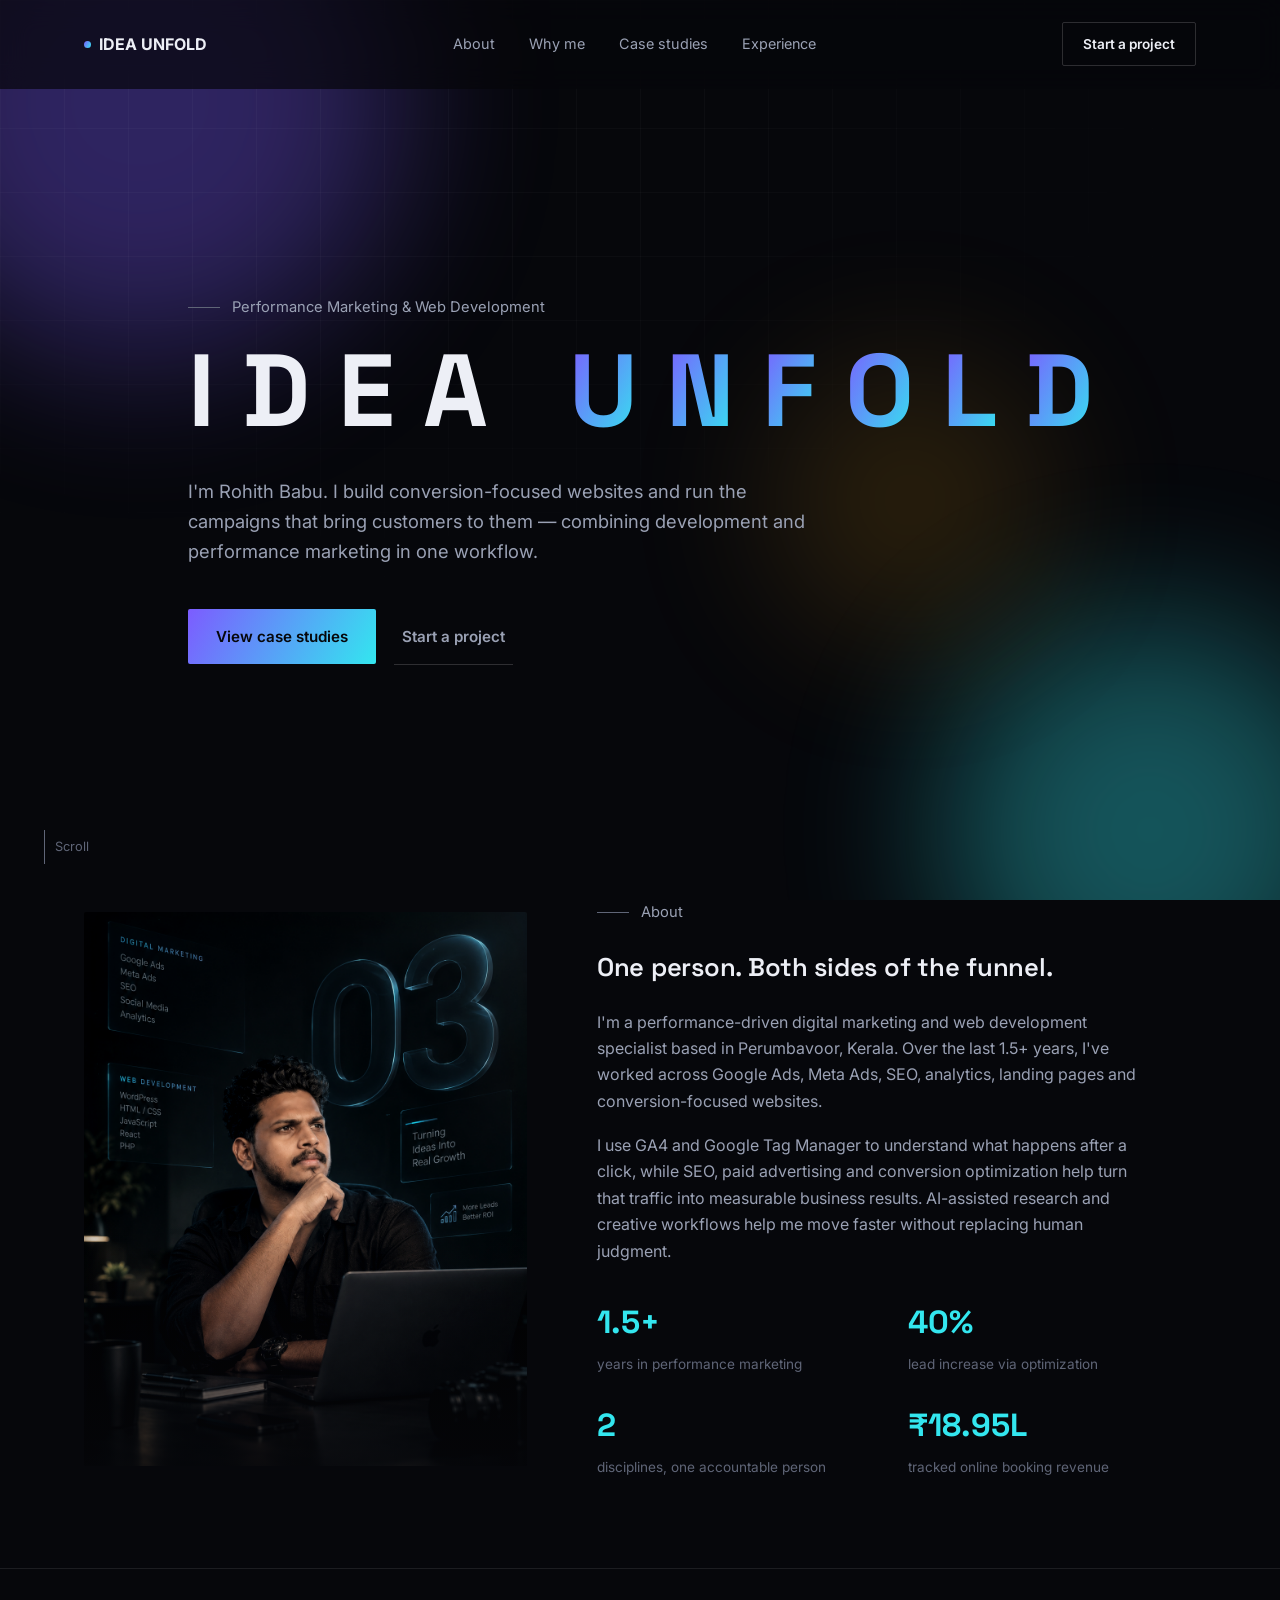
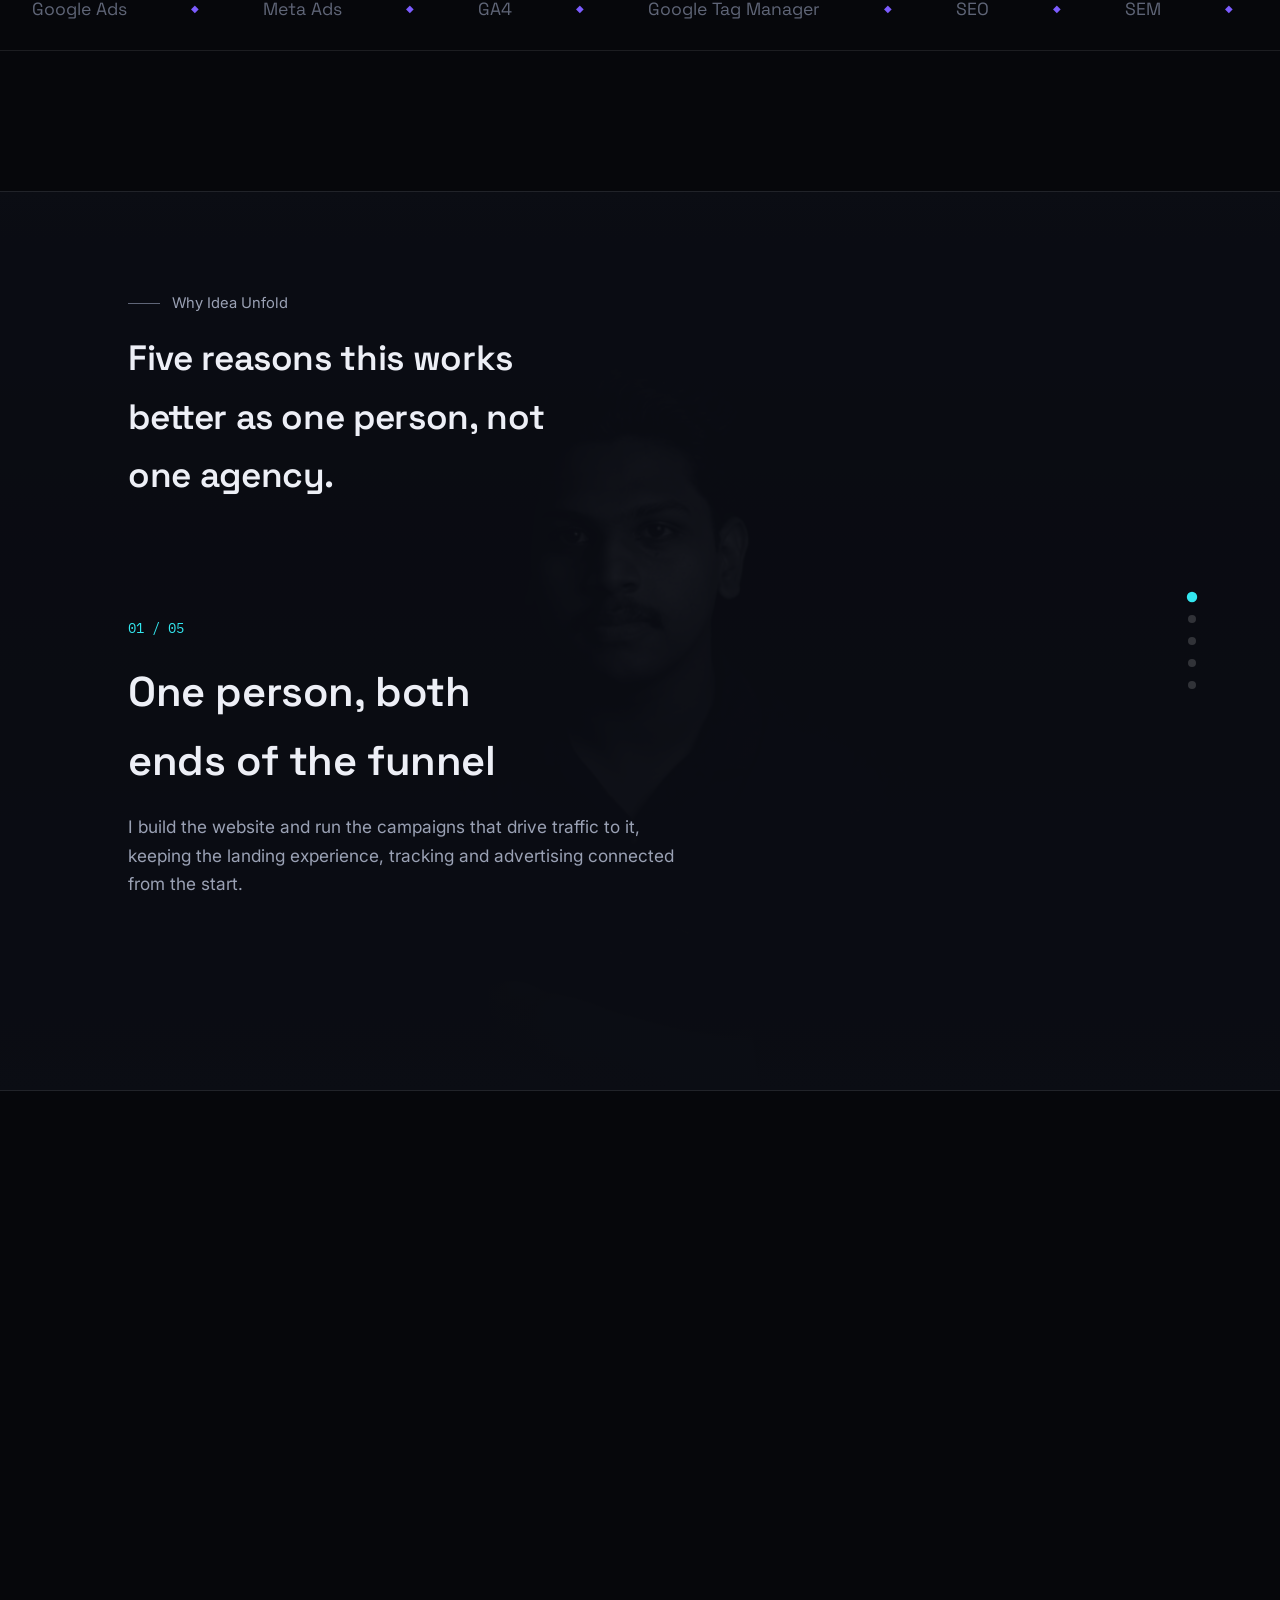
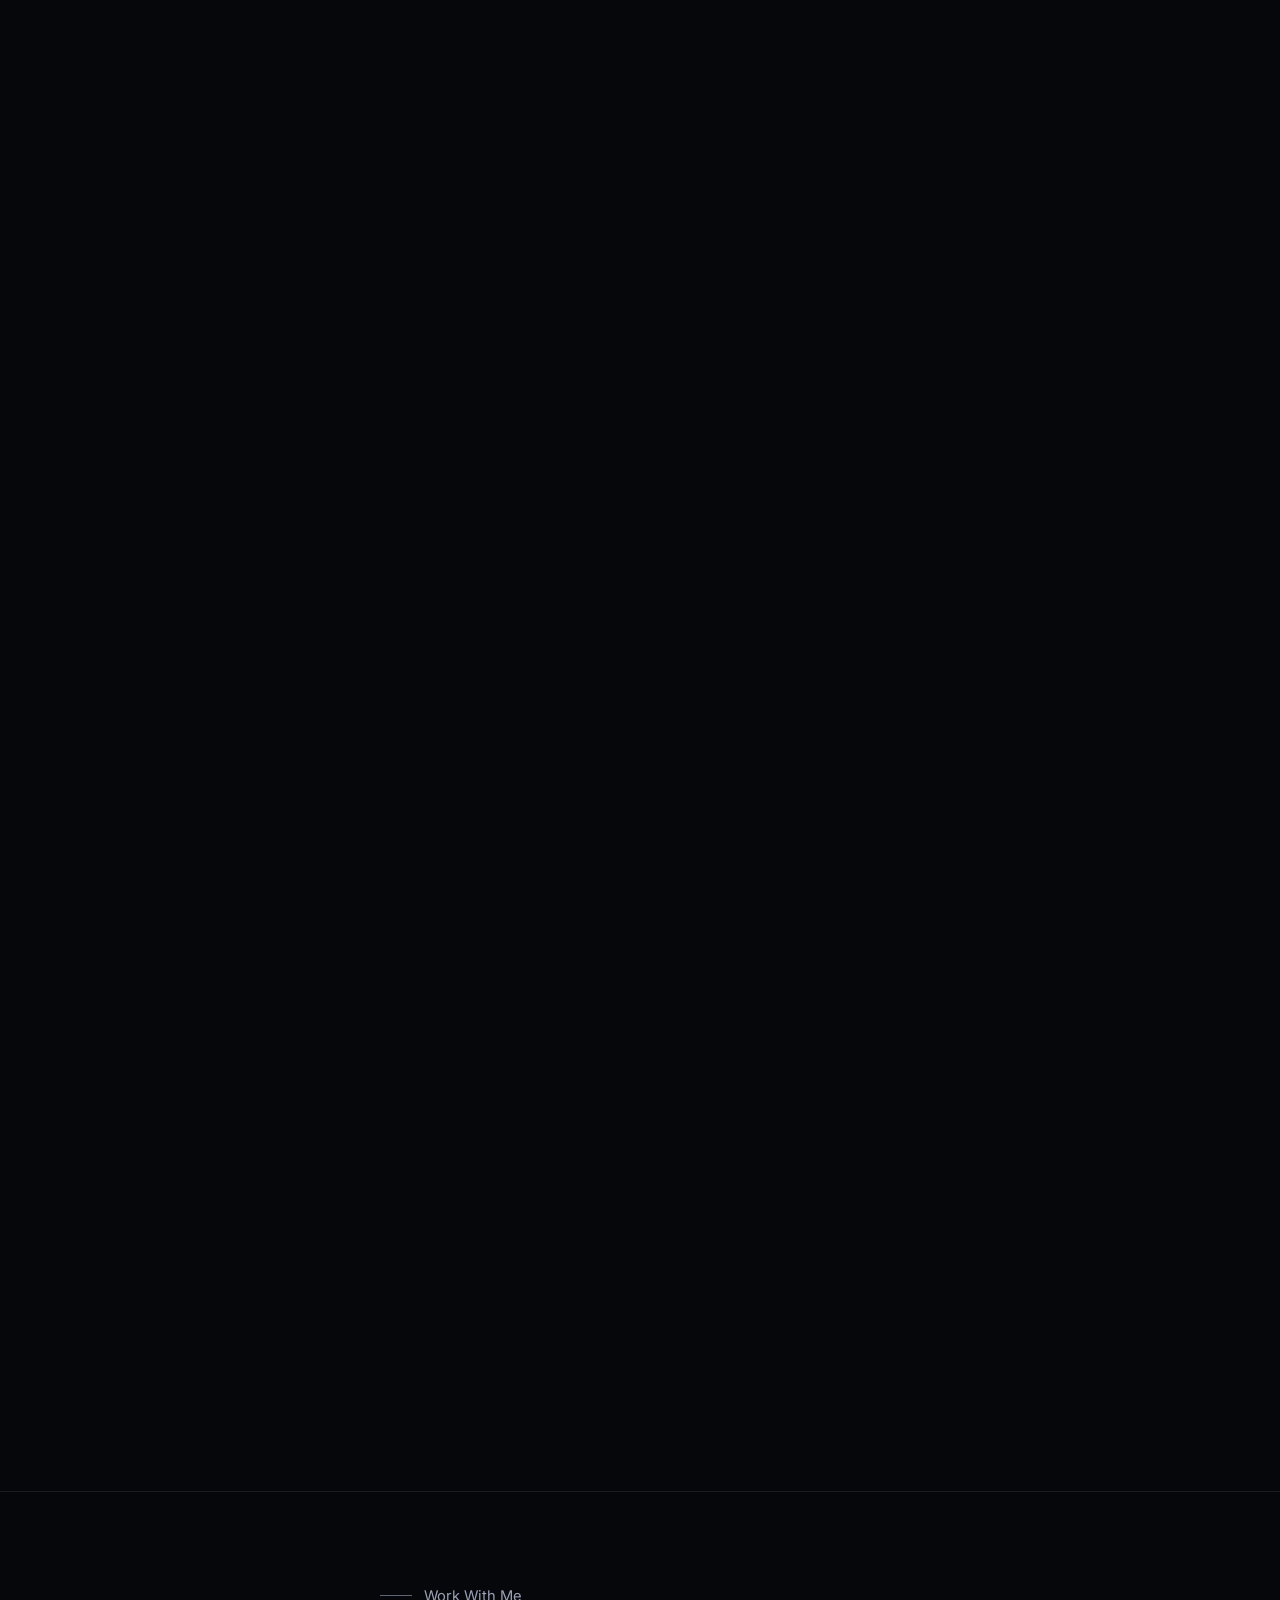
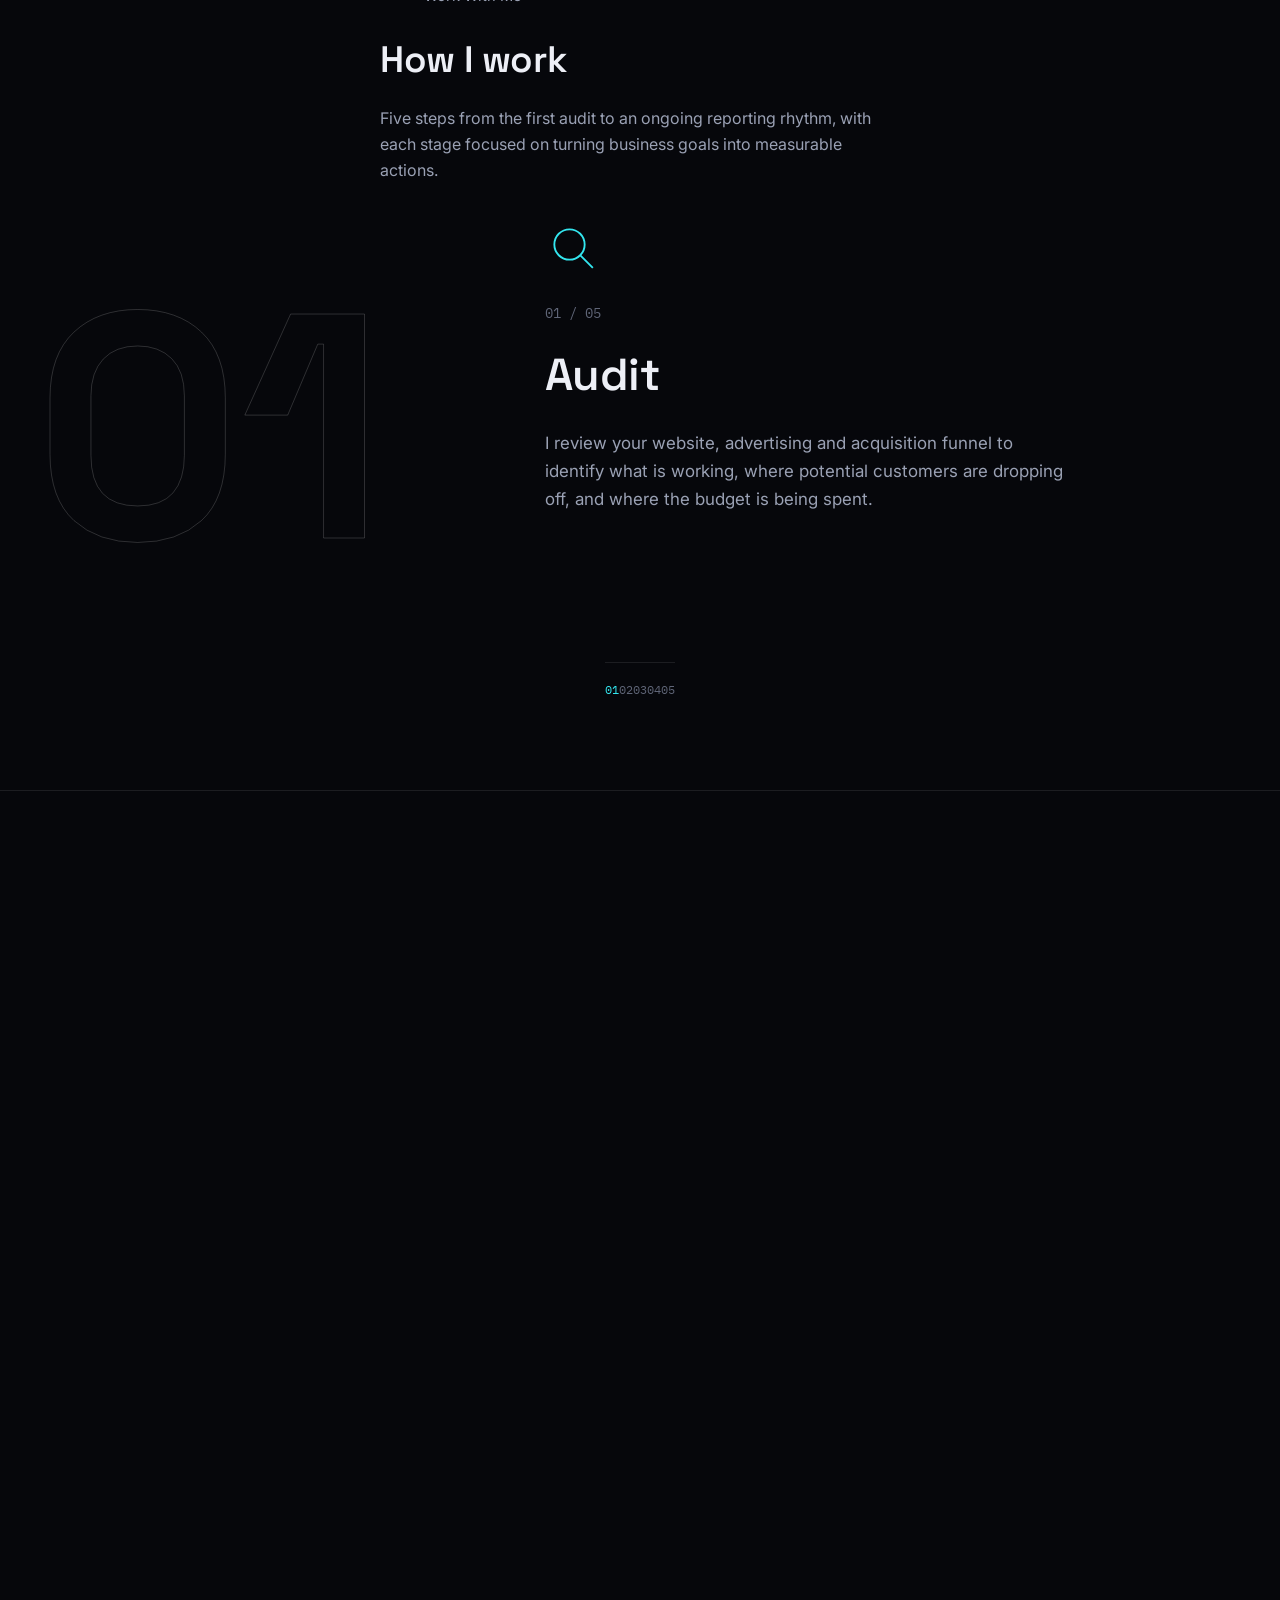
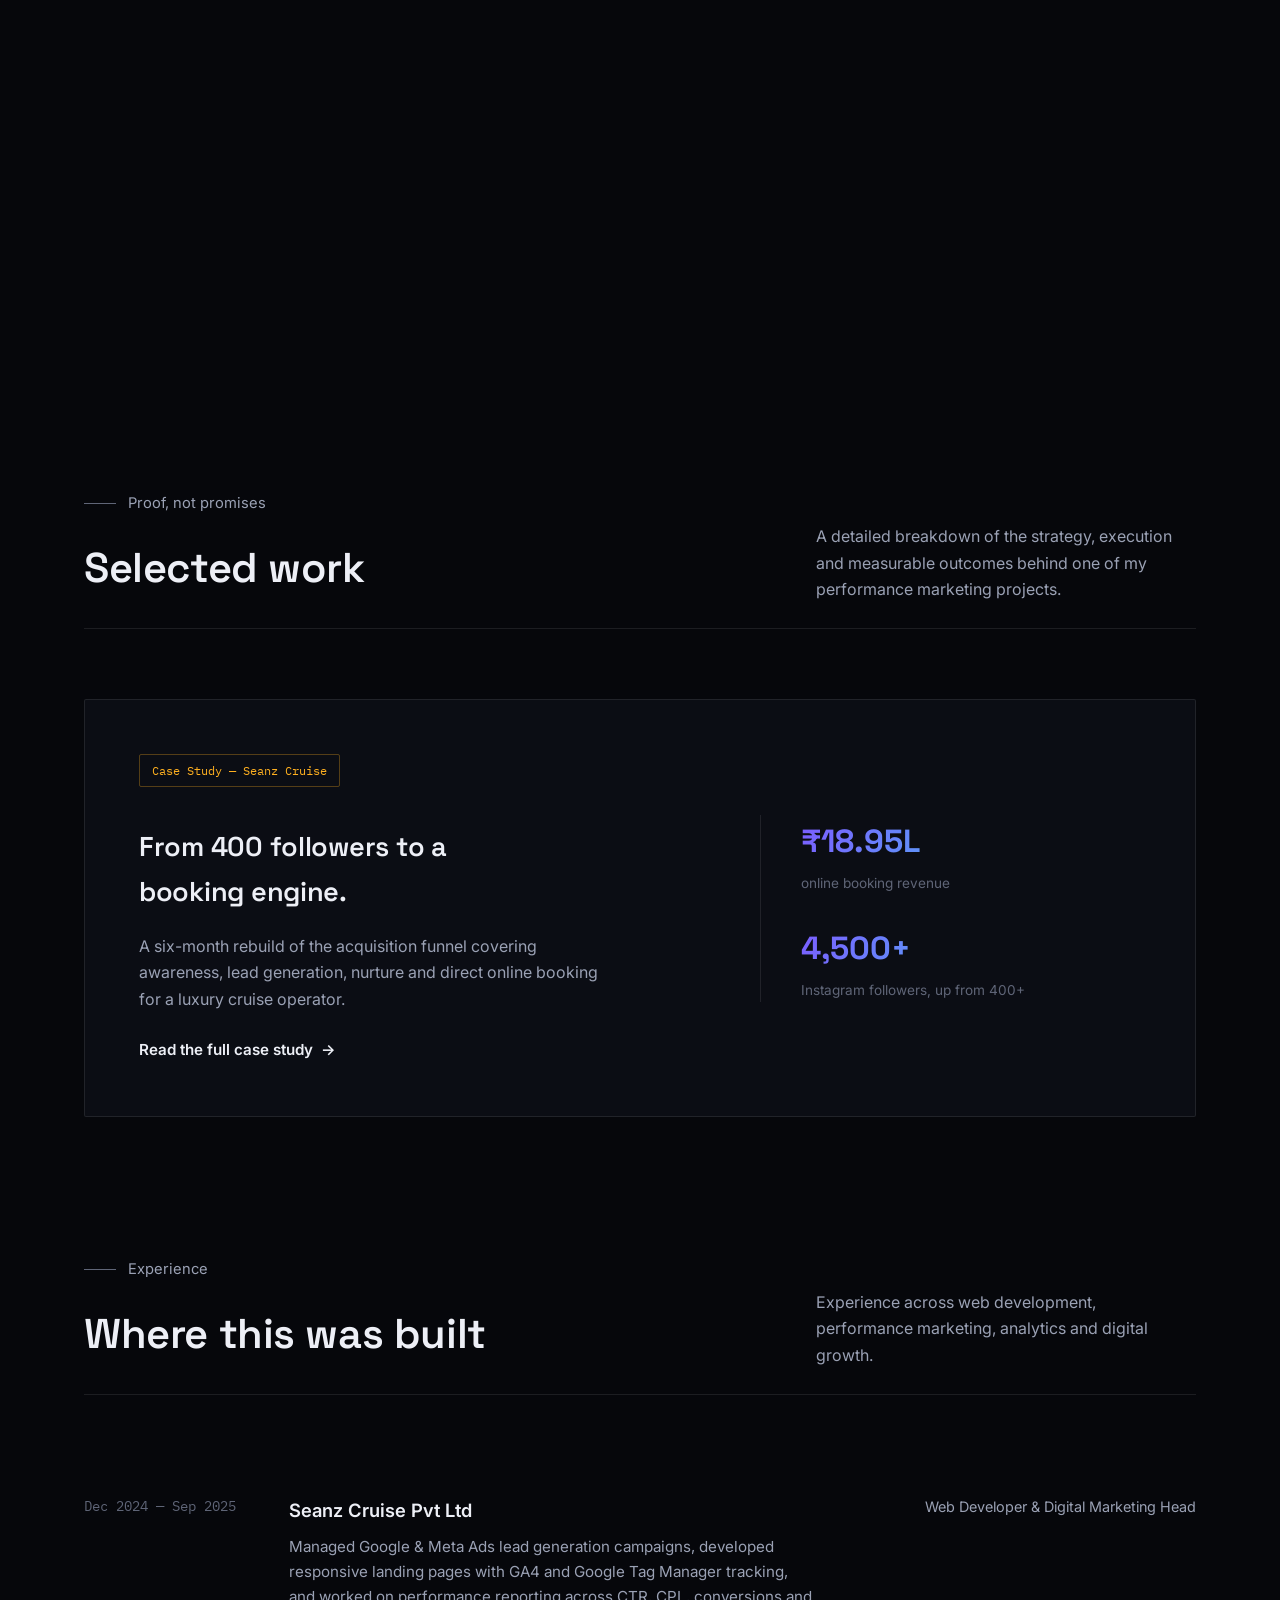
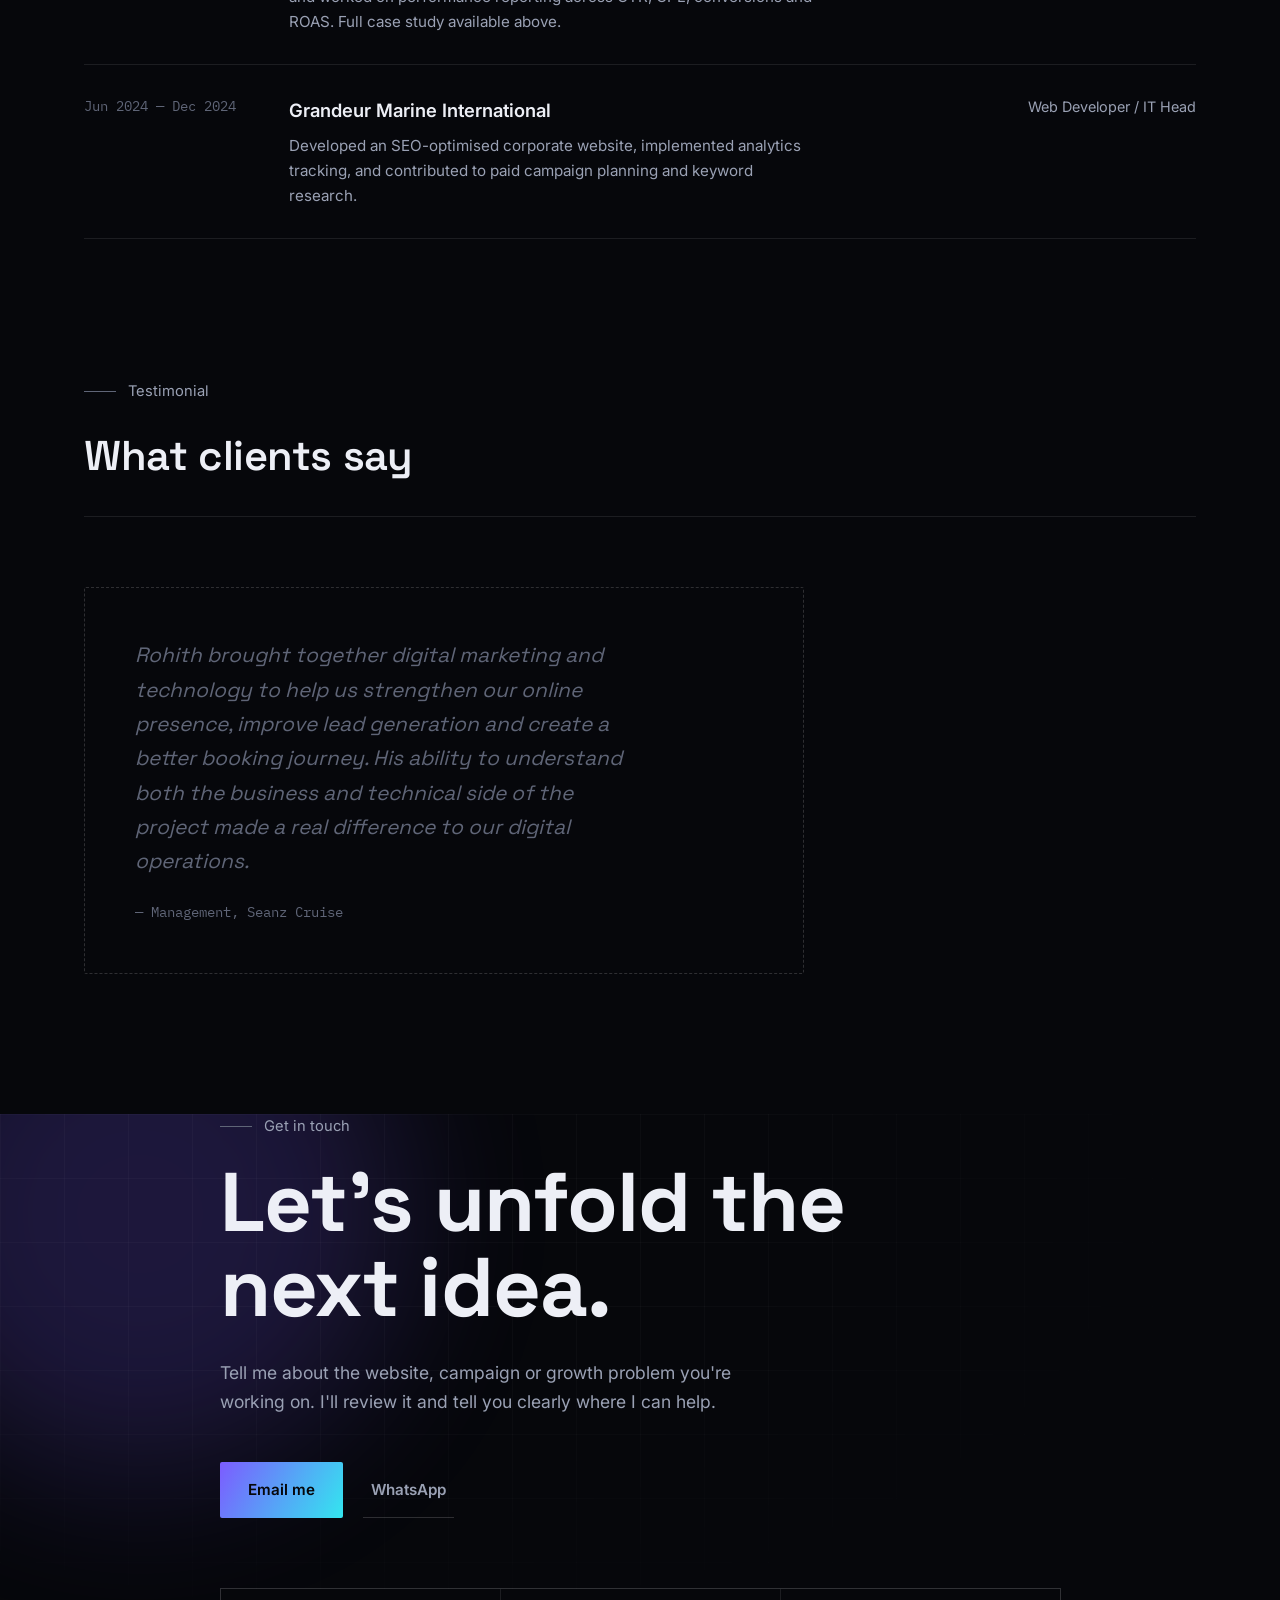
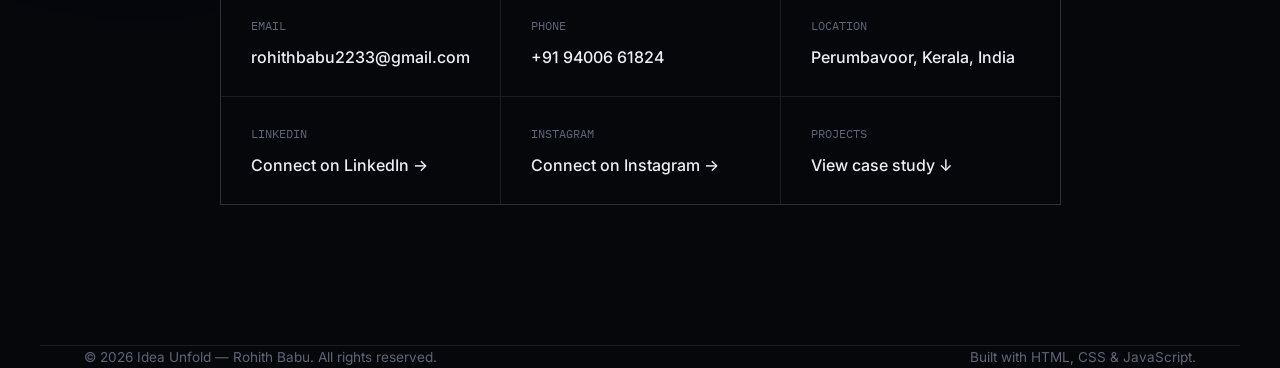
<file: index.html>
<!DOCTYPE html>
<html lang="en">
<head>
<meta charset="UTF-8">
<meta name="viewport" content="width=device-width, initial-scale=1.0">
<title>Idea Unfold — Rohith Babu | Performance Marketing & Web Development</title>
<link rel="preconnect" href="https://fonts.googleapis.com">
<link href="https://fonts.googleapis.com/css2?family=Space+Grotesk:wght@500;600;700&family=Inter:wght@400;500;600&family=IBM+Plex+Mono:wght@500&display=swap" rel="stylesheet">
<link rel="stylesheet" href="assets/css/style.css">
</head>
<body>

<div class="progress" id="progress"></div>

<header id="siteHeader">
  <nav>
    <div class="wordmark-nav"><span class="dot"></span> IDEA UNFOLD</div>
    <div class="nav-links">
      <a href="#about">About</a>
      <a href="#why">Why me</a>
      <a href="case-studies.html">Case studies</a>
      <a href="#work">Experience</a>
    </div>
    <a href="#contact" class="nav-cta">Start a project</a>
  </nav>
</header>

<main>

<!-- HERO -->
<section class="hero">
  <div class="orb orb-1" data-speed="0.15"></div>
  <div class="orb orb-2" data-speed="0.25"></div>
  <div class="orb orb-3" data-speed="0.4"></div>
  <div class="grid-overlay"></div>

  <div class="wrap hero-inner">
    <div class="eyebrow">
      <span class="dash"></span>
      Performance Marketing &amp; Web Development
    </div>

    <h1 class="wordmark-hero" id="wordmark">
      <span></span>
    </h1>

    <p class="lede">
      I'm Rohith Babu. I build conversion-focused websites and run the campaigns that bring customers to them — combining development and performance marketing in one workflow.
    </p>

    <div class="hero-actions">
      <a href="case-studies.html" class="btn-glow">View case studies</a>
      <a href="#contact" class="btn-outline">Start a project</a>
    </div>
  </div>

  <div class="scroll-cue">
    <div class="line"></div>
    Scroll
  </div>
</section>


<!-- ABOUT -->
<section id="about">
  <div class="wrap about-grid">

    <div class="about-photo reveal">
      <img
        src="assets/images/abou.png"
        alt="Rohith Babu standing outdoors near a lake at sunset, wearing a light checkered shirt"
      >
    </div>

    <div class="about-text reveal">
      <div class="eyebrow">
        <span class="dash"></span>
        About
      </div>

      <h3>One person. Both sides of the funnel.</h3>

      <p>
        I'm a performance-driven digital marketing and web development specialist based in Perumbavoor, Kerala. Over the last 1.5+ years, I've worked across Google Ads, Meta Ads, SEO, analytics, landing pages and conversion-focused websites.
      </p>

      <p>
        I use GA4 and Google Tag Manager to understand what happens after a click, while SEO, paid advertising and conversion optimization help turn that traffic into measurable business results. AI-assisted research and creative workflows help me move faster without replacing human judgment.
      </p>

      <div class="about-facts">

        <div class="about-fact">
          <div class="num">1.5+</div>
          <div class="lbl">years in performance marketing</div>
        </div>

        <div class="about-fact">
          <div class="num">40%</div>
          <div class="lbl">lead increase via optimization</div>
        </div>

        <div class="about-fact">
          <div class="num">2</div>
          <div class="lbl">disciplines, one accountable person</div>
        </div>

        <div class="about-fact">
          <div class="num">₹18.95L</div>
          <div class="lbl">tracked online booking revenue</div>
        </div>

      </div>
    </div>
  </div>

  <div class="ticker-wrap" style="margin-top:90px;">
    <div class="ticker">

      <span>Google Ads</span>
      <span>Meta Ads</span>
      <span>GA4</span>
      <span>Google Tag Manager</span>
      <span>SEO</span>
      <span>SEM</span>
      <span>CRO</span>
      <span>HubSpot</span>
      <span>Mailchimp</span>
      <span>Figma</span>
      <span>HTML</span>
      <span>CSS</span>
      <span>JavaScript</span>
      <span>React</span>
      <span>PHP</span>

      <span>Google Ads</span>
      <span>Meta Ads</span>
      <span>GA4</span>
      <span>Google Tag Manager</span>
      <span>SEO</span>
      <span>SEM</span>
      <span>CRO</span>
      <span>HubSpot</span>
      <span>Mailchimp</span>
      <span>Figma</span>
      <span>HTML</span>
      <span>CSS</span>
      <span>JavaScript</span>
      <span>React</span>
      <span>PHP</span>

    </div>
  </div>
</section>


<!-- WHY IDEA UNFOLD (pinned scroll story) -->
<div class="why-pin-container" id="why">

  <div class="why-sticky">

    <div class="why-bg-photo">
      <img
        src="assets/images/lock.jpg"
        alt="Black and white portrait of Rohith Babu, faded into the background"
      >
    </div>

    <div class="why-inner wrap">

      <div class="why-header">
        <div class="eyebrow">
          <span class="dash"></span>
          Why Idea Unfold
        </div>

        <h2>
          Five reasons this works better as one person, not one agency.
        </h2>
      </div>

      <div class="why-panels" id="whyPanels">

        <div class="why-panel" data-i="0">
          <div class="idx mono">01 / 05</div>
          <h3>One person, both ends of the funnel</h3>
          <p>
            I build the website and run the campaigns that drive traffic to it, keeping the landing experience, tracking and advertising connected from the start.
          </p>
        </div>

        <div class="why-panel" data-i="1">
          <div class="idx mono">02 / 05</div>
          <h3>Built on numbers, not assumptions</h3>
          <p>
            Campaign decisions are guided by measurable signals such as CTR, CPL, conversion rate and ROAS rather than relying only on what looks good.
          </p>
        </div>

        <div class="why-panel" data-i="2">
          <div class="idx mono">03 / 05</div>
          <h3>AI-accelerated, human-directed</h3>
          <p>
            AI tools help accelerate research, creative variations and workflow. Strategy, testing and decisions about what actually works remain human-led.
          </p>
        </div>

        <div class="why-panel" data-i="3">
          <div class="idx mono">04 / 05</div>
          <h3>Fast execution, fewer hand-offs</h3>
          <p>
            You communicate directly with the person working on the project, reducing unnecessary layers between strategy, development and execution.
          </p>
        </div>

        <div class="why-panel" data-i="4">
          <div class="idx mono">05 / 05</div>
          <h3>Real campaigns, measurable outcomes</h3>
          <p>
            The work is backed by an actual case study involving paid acquisition, online bookings and ₹18.95L in tracked revenue during the measured period.
          </p>
        </div>

      </div>

      <div class="why-dots" id="whyDots"></div>

    </div>
  </div>
</div>


<!-- WORK WITH ME (horizontal scroll-through process) -->
<div class="howwork-pin-container" id="howwork">

  <div class="howwork-sticky">

    <div class="howwork-header wrap">

      <div class="eyebrow">
        <span class="dash"></span>
        Work With Me
      </div>

      <h2>How I work</h2>

      <p>
        Five steps from the first audit to an ongoing reporting rhythm, with each stage focused on turning business goals into measurable actions.
      </p>

    </div>


    <div class="howwork-track" id="howworkTrack">


      <!-- STEP 01 -->

      <div class="howwork-step">

        <div class="howwork-bignum">01</div>

        <div class="howwork-icon">
          <svg viewBox="0 0 48 48" fill="none" stroke="currentColor" stroke-width="1.6">
            <circle cx="21" cy="21" r="13"/>
            <line x1="30.5" y1="30.5" x2="41" y2="41"/>
          </svg>
        </div>

        <div class="step-num mono">01 / 05</div>

        <h3>Audit</h3>

        <p>
          I review your website, advertising and acquisition funnel to identify what is working, where potential customers are dropping off, and where the budget is being spent.
        </p>

      </div>


      <!-- STEP 02 -->

      <div class="howwork-step">

        <div class="howwork-bignum">02</div>

        <div class="howwork-icon">
          <svg viewBox="0 0 48 48" fill="none" stroke="currentColor" stroke-width="1.6">
            <circle cx="24" cy="24" r="15"/>
            <circle cx="24" cy="24" r="8"/>
            <circle cx="24" cy="24" r="1.5" fill="currentColor"/>
          </svg>
        </div>

        <div class="step-num mono">02 / 05</div>

        <h3>Strategy</h3>

        <p>
          We define the target audience, campaign structure, conversion path and measurement plan before execution begins.
        </p>

      </div>


      <!-- STEP 03 -->

      <div class="howwork-step">

        <div class="howwork-bignum">03</div>

        <div class="howwork-icon">
          <svg viewBox="0 0 48 48" fill="none" stroke="currentColor" stroke-width="1.6">
            <rect x="8" y="20" width="32" height="20" rx="1"/>
            <path d="M16 20V13a8 8 0 0 1 16 0v7"/>
          </svg>
        </div>

        <div class="step-num mono">03 / 05</div>

        <h3>Build</h3>

        <p>
          Landing pages, tracking systems, campaigns and conversion-focused experiences are implemented with performance and measurement in mind.
        </p>

      </div>


      <!-- STEP 04 -->

      <div class="howwork-step">

        <div class="howwork-bignum">04</div>

        <div class="howwork-icon">
          <svg viewBox="0 0 48 48" fill="none" stroke="currentColor" stroke-width="1.6">
            <path d="M8 40 8 28 16 28 16 40"/>
            <path d="M20 40 20 18 28 18 28 40"/>
            <path d="M32 40 32 10 40 10 40 40"/>
          </svg>
        </div>

        <div class="step-num mono">04 / 05</div>

        <h3>Optimize</h3>

        <p>
          I monitor performance, identify bottlenecks and continuously improve the campaigns and conversion funnel based on the data.
        </p>

      </div>


      <!-- STEP 05 -->

      <div class="howwork-step">

        <div class="howwork-bignum">05</div>

        <div class="howwork-icon">
          <svg viewBox="0 0 48 48" fill="none" stroke="currentColor" stroke-width="1.6">
            <rect x="10" y="7" width="28" height="34" rx="1.5"/>
            <line x1="16" y1="17" x2="32" y2="17"/>
            <line x1="16" y1="24" x2="32" y2="24"/>
            <line x1="16" y1="31" x2="26" y2="31"/>
          </svg>
        </div>

        <div class="step-num mono">05 / 05</div>

        <h3>Report</h3>

        <p>
          You get clear reporting on leads, costs, conversions and campaign performance so the next decision is based on numbers rather than guesswork.
        </p>

      </div>


    </div>


    <!-- PROGRESS -->

    <div class="howwork-progress wrap">

      <div class="howwork-line">
        <div class="howwork-line-fill" id="howworkLineFill"></div>
      </div>

      <div class="howwork-dots" id="howworkDots"></div>

    </div>


  </div>

</div>

<!-- CASE STUDY TEASER -->
<section id="case-study">

  <div class="wrap">

    <div class="section-head reveal">

      <div>
        <div class="eyebrow">
          <span class="dash"></span>
          Proof, not promises
        </div>

        <h2>Selected work</h2>
      </div>

      <p>
        A detailed breakdown of the strategy, execution and measurable outcomes behind one of my performance marketing projects.
      </p>

    </div>


    <a href="case-studies.html" class="teaser-card reveal">

      <div class="teaser-left">

        <div class="case-tag mono">
          Case Study — Seanz Cruise
        </div>

        <h3>
          From 400 followers to a booking engine.
        </h3>

        <p>
          A six-month rebuild of the acquisition funnel covering awareness, lead generation, nurture and direct online booking for a luxury cruise operator.
        </p>

        <div class="teaser-cta">
          Read the full case study
          <span class="arrow">→</span>
        </div>

      </div>


      <div class="teaser-right">

        <div class="teaser-metric">
          <div class="metric">₹18.95L</div>
          <div class="lbl">online booking revenue</div>
        </div>

        <div class="teaser-metric">
          <div class="metric">4,500+</div>
          <div class="lbl">Instagram followers, up from 400+</div>
        </div>

      </div>

    </a>

  </div>

</section>


<!-- EXPERIENCE -->
<section id="work">

  <div class="wrap">

    <div class="section-head reveal">

      <div>
        <div class="eyebrow">
          <span class="dash"></span>
          Experience
        </div>

        <h2>Where this was built</h2>
      </div>

      <p>
        Experience across web development, performance marketing, analytics and digital growth.
      </p>

    </div>


    <div class="exp-list reveal stagger">

      <div class="exp-row" style="--i:0">

        <div class="period mono">
          Dec 2024 — Sep 2025
        </div>

        <div>
          <h4>Seanz Cruise Pvt Ltd</h4>

          <p>
            Managed Google &amp; Meta Ads lead generation campaigns, developed responsive landing pages with GA4 and Google Tag Manager tracking, and worked on performance reporting across CTR, CPL, conversions and ROAS. Full case study available above.
          </p>
        </div>

        <div class="role">
          Web Developer &amp; Digital Marketing Head
        </div>

      </div>


      <div class="exp-row" style="--i:1">

        <div class="period mono">
          Jun 2024 — Dec 2024
        </div>

        <div>
          <h4>Grandeur Marine International</h4>

          <p>
            Developed an SEO-optimised corporate website, implemented analytics tracking, and contributed to paid campaign planning and keyword research.
          </p>
        </div>

        <div class="role">
          Web Developer / IT Head
        </div>

      </div>

    </div>

  </div>

</section>


<!-- TESTIMONIAL -->
<section>

  <div class="wrap">

    <div class="section-head reveal">

      <div>
        <div class="eyebrow">
          <span class="dash"></span>
          Testimonial
        </div>

        <h2>What clients say</h2>
      </div>

    </div>


    <div class="testimonial-card reveal">

      <p class="quote">
        Rohith brought together digital marketing and technology to help us strengthen our online presence, improve lead generation and create a better booking journey. His ability to understand both the business and technical side of the project made a real difference to our digital operations.


      <div class="who">
        — Management, Seanz Cruise
      </div>

    </div>

  </div>

</section>


<!-- CONTACT -->
<section class="contact-section" id="contact">

  <div class="orb orb-1" data-speed="0.1" style="opacity:.2;"></div>
  <div class="grid-overlay"></div>

  <div class="wrap contact-inner">

    <div class="eyebrow reveal">
      <span class="dash"></span>
      Get in touch
    </div>

    <h2 class="reveal">
      Let's unfold the next idea.
    </h2>

    <p class="sub reveal">
      Tell me about the website, campaign or growth problem you're working on. I'll review it and tell you clearly where I can help.
    </p>

    <div class="contact-actions reveal">

      <a href="mailto:rohithbabu2233@gmail.com" class="btn-glow">
        Email me
      </a>

      <a href="https://wa.me/919400661824" class="btn-outline">
        WhatsApp
      </a>

    </div>


    <div class="contact-details reveal stagger">

      <div class="contact-detail" style="--i:0">
        <div class="lbl mono">EMAIL</div>
        <a class="val" href="mailto:rohithbabu2233@gmail.com">
          rohithbabu2233@gmail.com
        </a>
      </div>


      <div class="contact-detail" style="--i:1">
        <div class="lbl mono">PHONE</div>
        <a class="val" href="tel:+919400661824">
          +91 94006 61824
        </a>
      </div>


      <div class="contact-detail" style="--i:2">
        <div class="lbl mono">LOCATION</div>
        <div class="val">
          Perumbavoor, Kerala, India
        </div>
      </div>


      <div class="contact-detail" style="--i:3">
        <div class="lbl mono">LINKEDIN</div>
        <a
          class="val"
          href="#"
          aria-label="Add LinkedIn profile URL"
        >
         Connect on LinkedIn →
        </a>
      </div>


      <div class="contact-detail" style="--i:4">
        <div class="lbl mono">INSTAGRAM</div>
        <a
          class="val"
          href="https://www.instagram.com/idea_unfold/"
          aria-label="Connect on Instagram"
        >
          Connect on Instagram →
        </a>
      </div>


      <div class="contact-detail" style="--i:5">
        <div class="lbl mono">PROJECTS</div>
        <a
          class="val"
          href="#case-study"
          aria-label="Links to case study section on this page"
        >
          View case study ↓
        </a>
      </div>

    </div>

  </div>

</section>

</main>

<a href="https://wa.me/9400661824" class="float-contact" id="floatContact">Let's talk →</a>

<footer class="wrap">
  <div>© 2026 Idea Unfold — Rohith Babu. All rights reserved.</div>
  <div>Built with HTML, CSS &amp; JavaScript.</div>
</footer>

<script src="assets/js/home.js"></script>

</body>
</html>
</file>
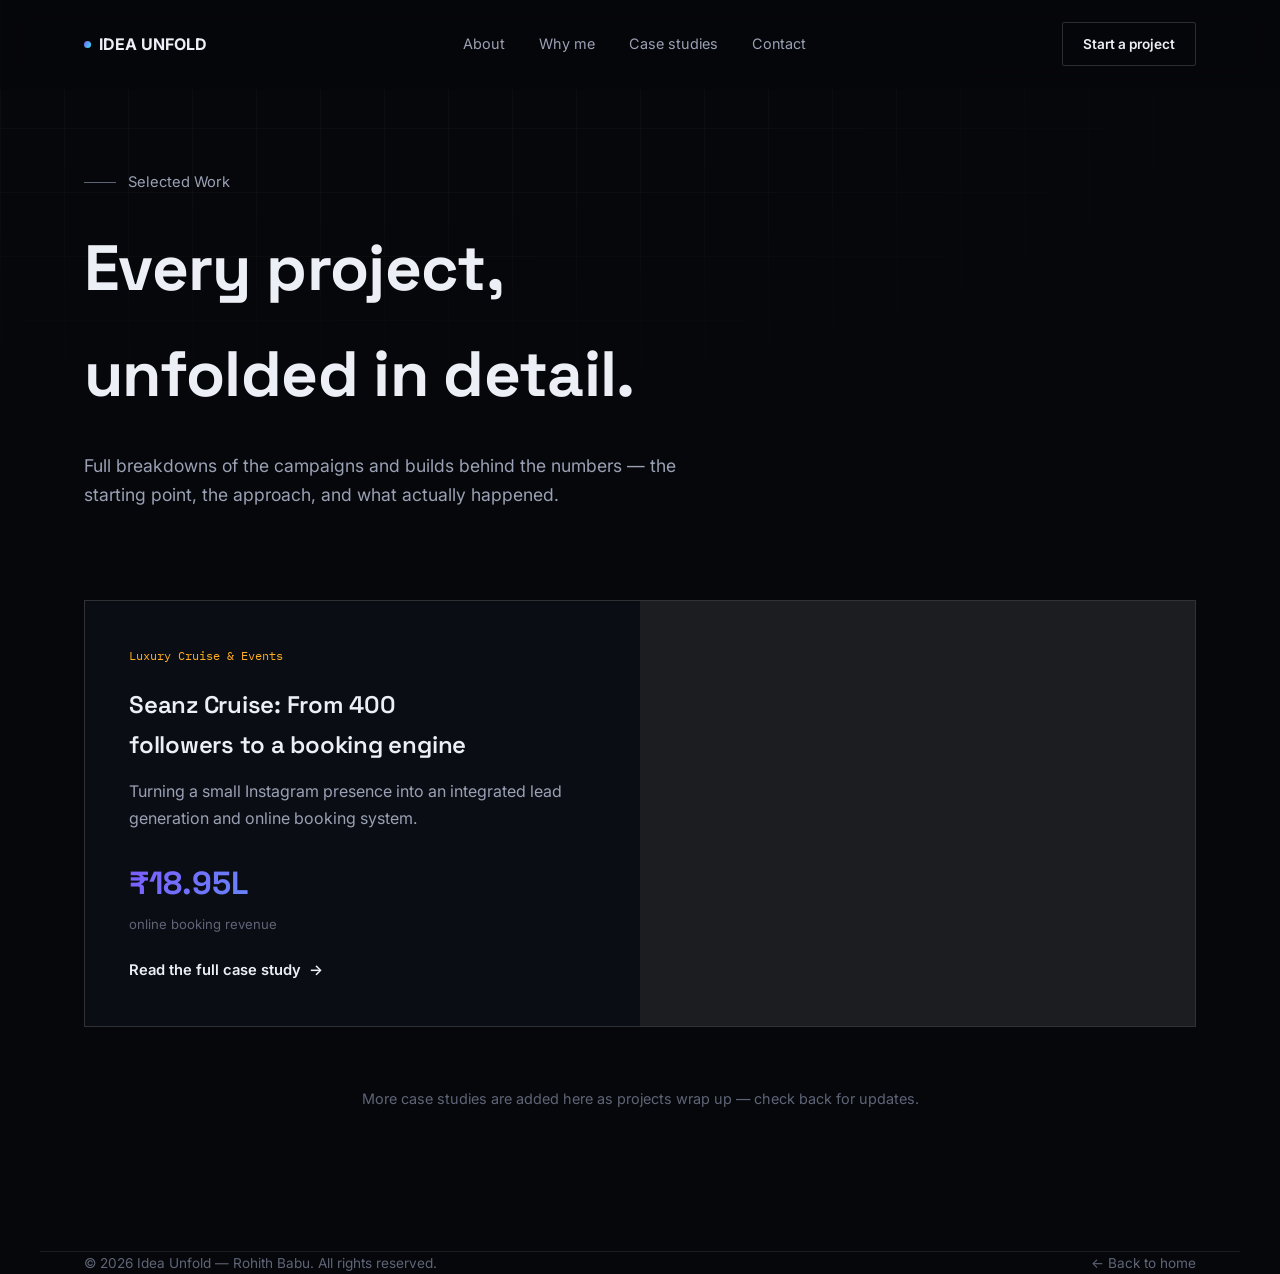
<file: case-studies.html>
<!DOCTYPE html>
<html lang="en">
<head>
<meta charset="UTF-8">
<meta name="viewport" content="width=device-width, initial-scale=1.0">
<title>Case Studies — Idea Unfold | Rohith Babu</title>
<link rel="preconnect" href="https://fonts.googleapis.com">
<link href="https://fonts.googleapis.com/css2?family=Space+Grotesk:wght@500;600;700&family=Inter:wght@400;500;600&family=IBM+Plex+Mono:wght@500&display=swap" rel="stylesheet">
<link rel="stylesheet" href="assets/css/style.css">
</head>
<body>

<div class="progress" id="progress"></div>

<header id="siteHeader">
  <nav>
    <a href="index.html" class="wordmark-nav"><span class="dot"></span> IDEA UNFOLD</a>
    <div class="nav-links">
      <a href="index.html#about">About</a>
      <a href="index.html#why">Why me</a>
      <a href="#" data-action="show-list">Case studies</a>
      <a href="index.html#contact">Contact</a>
    </div>
    <a href="index.html#contact" class="nav-cta">Start a project</a>
  </nav>
</header>

<main>
  <section class="page-hero">
    <div class="grid-overlay"></div>
    <div class="wrap">
      <div class="eyebrow"><span class="dash"></span> Selected Work</div>
      <h1>Every project, unfolded in detail.</h1>
      <p>Full breakdowns of the campaigns and builds behind the numbers — the starting point, the approach, and what actually happened.</p>
    </div>
  </section>

  <!-- LIST VIEW -->
  <section id="listView">
    <div class="wrap">
      <div class="case-grid reveal stagger" id="caseGrid"></div>
      <div class="more-note">More case studies are added here as projects wrap up — check back for updates.</div>
    </div>
  </section>

  <!-- DETAIL VIEW -->
  <section id="detailView">
    <div class="wrap" id="detailContent"></div>
  </section>
</main>

<a href="index.html#contact" class="float-contact" id="floatContact">Let's talk →</a>

<footer class="wrap">
  <div>© 2026 Idea Unfold — Rohith Babu. All rights reserved.</div>
  <div><a href="index.html">← Back to home</a></div>
</footer>

<script src="assets/js/case-studies.js"></script>

</body>
</html>
</file>
<file: assets/css/style.css>
:root{
  --bg:#06070B;
  --bg-2:#0B0D14;
  --bg-3:#10131C;
  --ink:#EDEFF6;
  --ink-dim:#9AA1B4;
  --ink-faint:#5F6577;
  --line:rgba(255,255,255,0.09);
  --line-strong:rgba(255,255,255,0.16);
  --violet:#7C5CFF;
  --cyan:#33E6EF;
  --amber:#FFB020;
  --grad:linear-gradient(120deg,var(--violet),var(--cyan));
  --maxw:1200px;
  --ease:cubic-bezier(.16,.8,.24,1);
}

*{
  margin:0;
  padding:0;
  box-sizing:border-box;
}

html{
  scroll-behavior:smooth;
  background:var(--bg);
}

body{
  background:var(--bg);
  color:var(--ink);
  font-family:'Inter',sans-serif;
  line-height:1.65;
  -webkit-font-smoothing:antialiased;
  overflow-x:hidden;
}

h1,h2,h3,.wordmark{
  font-family:'Space Grotesk',sans-serif;
  letter-spacing:-0.01em;
  color:var(--ink);
}

.mono{
  font-family:'IBM Plex Mono',monospace;
}

a{
  color:inherit;
  text-decoration:none;
}

img{
  max-width:100%;
  display:block;
}

.wrap{
  max-width:var(--maxw);
  margin:0 auto;
  padding:0 44px;
}

::selection{
  background:var(--violet);
  color:#fff;
}

/* ---------- Scroll progress ---------- */

.progress{
  position:fixed;
  top:0;
  left:0;
  height:2px;
  width:0%;
  background:var(--grad);
  z-index:1000;
  transition:width .08s linear;
}

/* ---------- Nav ---------- */

header{
  position:fixed;
  top:0;
  left:0;
  right:0;
  z-index:900;
  background:rgba(6,7,11,0.7);
  backdrop-filter:blur(14px);
  border-bottom:1px solid transparent;
  transition:border-color .3s var(--ease);
}

header.scrolled{
  border-bottom-color:var(--line);
}

nav{
  max-width:var(--maxw);
  margin:0 auto;
  padding:22px 44px;
  display:flex;
  align-items:center;
  justify-content:space-between;
}

.wordmark-nav{
  font-weight:700;
  font-size:1rem;
  display:flex;
  align-items:center;
  gap:8px;
}

.wordmark-nav .dot{
  width:7px;
  height:7px;
  border-radius:50%;
  background:var(--grad);
}

.nav-links{
  display:flex;
  gap:34px;
  font-size:.9rem;
  color:var(--ink-dim);
}

.nav-links a{
  position:relative;
  padding:4px 0;
  transition:color .2s;
}

.nav-links a:hover{
  color:var(--ink);
}

.nav-cta{
  border:1px solid var(--line-strong);
  padding:10px 20px;
  border-radius:2px;
  font-size:.85rem;
  font-weight:600;
  transition:border-color .2s,background .2s;
}

.nav-cta:hover{
  border-color:var(--violet);
  background:rgba(124,92,255,0.08);
}

@media (max-width:820px){
  .nav-links{
    display:none;
  }
}

/* ---------- Hero ---------- */

.hero{
  position:relative;
  min-height:100vh;
  display:flex;
  flex-direction:column;
  justify-content:center;
  padding:160px 0 100px;
  overflow:hidden;
}

.orb{
  position:absolute;
  border-radius:50%;
  filter:blur(80px);
  opacity:.35;
  pointer-events:none;
  will-change:transform;
}

.orb-1{
  width:520px;
  height:520px;
  background:var(--violet);
  top:-160px;
  left:-120px;
}

.orb-2{
  width:420px;
  height:420px;
  background:var(--cyan);
  bottom:-140px;
  right:-80px;
}

.orb-3{
  width:280px;
  height:280px;
  background:var(--amber);
  top:40%;
  right:18%;
  opacity:.15;
}

.grid-overlay{
  position:absolute;
  inset:0;
  pointer-events:none;
  opacity:.35;
  background-image:
    linear-gradient(to right,var(--line) 1px,transparent 1px),
    linear-gradient(to bottom,var(--line) 1px,transparent 1px);
  background-size:64px 64px;
  mask-image:radial-gradient(
    ellipse 70% 60% at 50% 20%,
    black 40%,
    transparent 100%
  );
}

.hero-inner{
  position:relative;
  z-index:2;
}

.eyebrow{
  display:flex;
  align-items:center;
  gap:12px;
  color:var(--ink-dim);
  font-size:.92rem;
  margin-bottom:30px;
}

.eyebrow .dash{
  width:32px;
  height:1px;
  background:var(--ink-faint);
}

/* ---------- IDEA UNFOLD WORDMARK ---------- */

.wordmark-hero{
  font-size:clamp(2.4rem,8vw,6.4rem);
  font-weight:700;
  line-height:.98;

  /* Prevent IDEA UNFOLD from breaking between letters */
  display:flex;
  flex-wrap:nowrap;
  white-space:nowrap;

  /* Keep individual letters stable */
  width:max-content;
  max-width:100%;

  gap:0 .28em;
}

.wordmark-hero .char{
  display:inline-block;

  /* Prevent individual characters from shrinking/wrapping */
  flex:0 0 auto;
  white-space:nowrap;

  opacity:0;
  transform:translateY(.5em);
  animation:unfold .9s var(--ease) forwards;
}

.wordmark-hero .grad-text{
  background:var(--grad);
  -webkit-background-clip:text;
  background-clip:text;
  color:transparent;
}

@keyframes unfold{
  to{
    opacity:1;
    transform:translateY(0);
  }
}

.hero p.lede{
  margin-top:34px;
  max-width:52ch;
  font-size:1.15rem;
  color:var(--ink-dim);
  opacity:0;
  transform:translateY(16px);
  animation:fadeUp .9s var(--ease) forwards;
  animation-delay:1.05s;
}

.hero-actions{
  margin-top:42px;
  display:flex;
  gap:18px;
  flex-wrap:wrap;
  align-items:center;
  opacity:0;
  transform:translateY(16px);
  animation:fadeUp .9s var(--ease) forwards;
  animation-delay:1.25s;
}

@keyframes fadeUp{
  to{
    opacity:1;
    transform:translateY(0);
  }
}

.btn-glow{
  background:var(--grad);
  color:#06070B;
  font-weight:600;
  padding:15px 28px;
  border-radius:2px;
  font-size:.95rem;
  position:relative;
  box-shadow:0 0 0 rgba(124,92,255,0);
  transition:box-shadow .3s var(--ease),transform .3s var(--ease);
}

.btn-glow:hover{
  box-shadow:0 0 40px rgba(124,92,255,0.45);
  transform:translateY(-2px);
}

.btn-outline{
  padding:15px 8px;
  font-weight:600;
  font-size:.95rem;
  border-bottom:1px solid var(--line-strong);
  color:var(--ink-dim);
  transition:color .2s,border-color .2s;
}

.btn-outline:hover{
  color:var(--ink);
  border-color:var(--ink);
}

.scroll-cue{
  position:absolute;
  bottom:36px;
  left:44px;
  display:flex;
  align-items:center;
  gap:10px;
  color:var(--ink-faint);
  font-size:.8rem;
  opacity:0;
  animation:fadeUp .9s var(--ease) forwards;
  animation-delay:1.6s;
}

.scroll-cue .line{
  width:1px;
  height:34px;
  background:var(--ink-faint);
  position:relative;
  overflow:hidden;
}

.scroll-cue .line::after{
  content:"";
  position:absolute;
  top:-100%;
  left:0;
  width:100%;
  height:100%;
  background:var(--cyan);
  animation:scrollDown 1.8s ease-in-out infinite;
}

@keyframes scrollDown{
  0%{top:-100%;}
  60%{top:100%;}
  100%{top:100%;}
}

/* ---------- shared section ---------- */

section{
  padding:140px 0;
  position:relative;
}

.section-head{
  display:grid;
  grid-template-columns:1fr auto;
  gap:40px;
  align-items:end;
  margin-bottom:70px;
  padding-bottom:26px;
  border-bottom:1px solid var(--line);
}

.section-head .eyebrow{
  margin-bottom:18px;
}

.section-head h2{
  font-size:clamp(1.8rem,3.4vw,2.6rem);
  font-weight:600;
  max-width:16ch;
}

.section-head p{
  color:var(--ink-dim);
  max-width:38ch;
}

.reveal{
  opacity:0;
  transform:translateY(28px);
  transition:opacity .8s var(--ease),transform .8s var(--ease);
}

.reveal.in{
  opacity:1;
  transform:translateY(0);
}

.stagger > *{
  transition-delay:calc(var(--i,0) * 100ms);
}

/* ---------- About ---------- */

.about-grid{
  display:grid;
  grid-template-columns:.85fr 1.15fr;
  gap:70px;
  align-items:center;
}

.about-photo{
  position:relative;
  border-radius:2px;
  overflow:hidden;
  border:0px solid var(--line-strong);
  aspect-ratio:4/5;
}

.about-photo img{
  width:100%;
  height:100%;
  object-fit:cover;
  filter:grayscale(.15) contrast(1.05);
}

.about-photo::after{
  content:"";
  position:absolute;
  inset:0;
  background:linear-gradient(
    180deg,
    transparent 55%,
    rgba(6,7,11,.75)
  );
}

.about-text h3{
  font-size:1.6rem;
  margin-bottom:20px;
  font-weight:600;
}

.about-text p{
  color:var(--ink-dim);
  margin-bottom:18px;
  max-width:56ch;
}

.about-facts{
  display:grid;
  grid-template-columns:repeat(2,1fr);
  gap:24px;
  margin-top:32px;
}

.about-fact .num{
  font-family:'Space Grotesk',sans-serif;
  font-size:2rem;
  font-weight:700;
  color:var(--cyan);
}

.about-fact .lbl{
  font-size:.85rem;
  color:var(--ink-faint);
  margin-top:4px;
}

/* ---------- Skills ticker ---------- */

.ticker-wrap{
  border-top:1px solid var(--line);
  border-bottom:1px solid var(--line);
  padding:26px 0;
  overflow:hidden;
  white-space:nowrap;
}

.ticker{
  display:inline-flex;
  gap:0;
  animation:scrollTicker 32s linear infinite;
}

.ticker span{
  padding:0 32px;
  font-family:'Space Grotesk',sans-serif;
  font-size:1.1rem;
  color:var(--ink-faint);
  display:inline-flex;
  align-items:center;
  gap:32px;
}

.ticker span::after{
  content:"◆";
  color:var(--violet);
  font-size:.6rem;
  margin-left:32px;
}

@keyframes scrollTicker{
  from{transform:translateX(0);}
  to{transform:translateX(-50%);}
}

@media (prefers-reduced-motion:reduce){
  .ticker{
    animation:none;
  }
}

/* ---------- WHY (pinned scroll story) ---------- */

.why-pin-container{
  position:relative;
  height:500vh;
}

.why-sticky{
  position:sticky;
  top:0;
  height:100vh;
  overflow:hidden;
  display:flex;
  align-items:center;
  background:var(--bg-2);
  border-top:1px solid var(--line);
  border-bottom:1px solid var(--line);
}

.why-bg-photo{
  position:absolute;
  inset:0;
  opacity:.14;
  z-index:0;
}

.why-bg-photo img{
  width:100%;
  height:100%;
  object-fit:cover;
  filter:grayscale(1) contrast(1.1);
}

.why-bg-photo::after{
  content:"";
  position:absolute;
  inset:0;
  background:linear-gradient(
    180deg,
    var(--bg-2),
    rgba(11,13,20,.4) 40%,
    var(--bg-2)
  );
}

.why-inner{
  position:relative;
  z-index:2;
  width:100%;
}

.why-header{
  padding:0 44px;
  margin-bottom:8px;
}

.why-header .eyebrow{
  margin-bottom:14px;
}

.why-header h2{
  font-size:clamp(1.6rem,3vw,2.2rem);
  font-weight:600;
  max-width:20ch;
}

.why-panels{
  position:relative;
  height:52vh;
  margin-top:20px;
}

.why-panel{
  position:absolute;
  inset:0;
  padding:0 44px;
  display:flex;
  flex-direction:column;
  justify-content:center;
  opacity:0;
  transform:translateY(30px);
  transition:opacity .35s ease,transform .35s ease;
  max-width:820px;
}

.why-panel.active{
  opacity:1;
  transform:translateY(0);
}

.why-panel .idx{
  font-family:'IBM Plex Mono',monospace;
  color:var(--cyan);
  font-size:.9rem;
  margin-bottom:18px;
}

.why-panel h3{
  font-size:clamp(1.5rem,3.6vw,2.6rem);
  font-weight:600;
  max-width:16ch;
  margin-bottom:18px;
}

.why-panel p{
  color:var(--ink-dim);
  font-size:1.08rem;
  max-width:52ch;
}

.why-dots{
  position:absolute;
  right:44px;
  top:50%;
  transform:translateY(-50%);
  display:flex;
  flex-direction:column;
  gap:14px;
  z-index:3;
}

.why-dot{
  width:8px;
  height:8px;
  border-radius:50%;
  background:var(--line-strong);
  transition:background .3s,transform .3s;
}

.why-dot.active{
  background:var(--cyan);
  transform:scale(1.3);
}

@media (max-width:760px){
  .why-dots{
    display:none;
  }

  .why-pin-container{
    height:auto;
  }

  .why-sticky{
    position:relative;
    height:auto;
    padding:80px 0;
  }

  .why-panels{
    height:auto;
    position:static;
  }

  .why-panel{
    position:static;
    opacity:1;
    transform:none;
    padding:36px 24px;
    border-bottom:1px solid var(--line);
  }
}

/* ---------- Case study teaser ---------- */

.teaser-card{
  display:grid;
  grid-template-columns:1.2fr .8fr;
  gap:50px;
  align-items:center;
  background:var(--bg-2);
  border:1px solid var(--line);
  border-radius:2px;
  padding:54px;
  transition:border-color .3s var(--ease),background .3s var(--ease);
}

.teaser-card:hover{
  border-color:var(--line-strong);
  background:var(--bg-3);
}

.teaser-left h3{
  font-size:1.7rem;
  font-weight:600;
  margin:16px 0 18px;
  max-width:20ch;
}

.teaser-left p{
  color:var(--ink-dim);
  max-width:48ch;
  margin-bottom:24px;
}

.teaser-cta{
  font-weight:600;
  font-size:.95rem;
  display:inline-flex;
  align-items:center;
  gap:8px;
}

.teaser-cta .arrow{
  transition:transform .25s var(--ease);
}

.teaser-card:hover .teaser-cta .arrow{
  transform:translateX(6px);
}

.teaser-right{
  display:flex;
  flex-direction:column;
  gap:28px;
  border-left:1px solid var(--line);
  padding-left:40px;
}

.teaser-metric .metric{
  font-family:'Space Grotesk',sans-serif;
  font-size:2rem;
  font-weight:700;
  background:var(--grad);
  -webkit-background-clip:text;
  background-clip:text;
  color:transparent;
}

.teaser-metric .lbl{
  font-size:.85rem;
  color:var(--ink-faint);
  margin-top:4px;
}

@media (max-width:800px){
  .teaser-card{
    grid-template-columns:1fr;
    padding:36px;
  }

  .teaser-right{
    border-left:none;
    border-top:1px solid var(--line);
    padding-left:0;
    padding-top:28px;
    flex-direction:row;
    gap:40px;
  }
}

/* ---------- Case study (legacy classes still used by teaser tag) ---------- */

.case-tag{
  display:inline-block;
  font-family:'IBM Plex Mono',monospace;
  font-size:.78rem;
  color:var(--amber);
  border:1px solid rgba(255,176,32,.3);
  padding:5px 12px;
  border-radius:2px;
  margin-bottom:22px;
}

.case-hero h2{
  font-size:clamp(2rem,4vw,3rem);
  max-width:16ch;
  margin-bottom:20px;
}

.case-hero p{
  color:var(--ink-dim);
  max-width:60ch;
  font-size:1.08rem;
}

.before-panel{
  margin-top:64px;
  background:var(--bg-3);
  border:1px solid var(--line);
  padding:44px;
  border-radius:2px;
}

.before-panel .tag{
  font-size:.85rem;
  color:var(--ink-faint);
  margin-bottom:26px;
}

.before-grid{
  display:grid;
  grid-template-columns:repeat(4,1fr);
  gap:30px;
}

.before-item .num{
  font-family:'Space Grotesk',sans-serif;
  font-size:1.5rem;
  font-weight:700;
  color:var(--ink);
}

.before-item .lbl{
  font-size:.85rem;
  color:var(--ink-faint);
  margin-top:8px;
}

@media (max-width:800px){
  .before-grid{
    grid-template-columns:1fr 1fr;
  }
}

.funnel{
  display:grid;
  grid-template-columns:repeat(4,1fr);
  gap:1px;
  background:var(--line);
  border:1px solid var(--line);
  margin-top:64px;
}

.funnel-step{
  background:var(--bg);
  padding:34px 28px;
}

.funnel-step .step-num{
  font-family:'IBM Plex Mono',monospace;
  color:var(--cyan);
  font-size:.8rem;
  margin-bottom:16px;
}

.funnel-step h4{
  font-size:1.1rem;
  font-weight:600;
  margin-bottom:10px;
}

.funnel-step p{
  color:var(--ink-dim);
  font-size:.9rem;
}

@media (max-width:800px){
  .funnel{
    grid-template-columns:1fr 1fr;
  }
}

.results{
  margin-top:80px;
}

.results-grid{
  display:grid;
  grid-template-columns:repeat(3,1fr);
  gap:1px;
  background:var(--line);
  border:1px solid var(--line);
}

.result-card{
  background:var(--bg-2);
  padding:40px 36px;
}

.result-card .metric{
  font-family:'Space Grotesk',sans-serif;
  font-size:2.6rem;
  font-weight:700;
  background:var(--grad);
  -webkit-background-clip:text;
  background-clip:text;
  color:transparent;
}

.result-card .lbl{
  color:var(--ink-dim);
  font-size:.92rem;
  margin-top:10px;
}

@media (max-width:800px){
  .results-grid{
    grid-template-columns:1fr 1fr;
  }
}

@media (max-width:500px){
  .results-grid{
    grid-template-columns:1fr;
  }
}

.case-media{
  margin-top:70px;
  display:grid;
  grid-template-columns:1fr 1fr;
  gap:24px;
}

.media-slot{
  aspect-ratio:16/10;
  border:1px dashed var(--line-strong);
  border-radius:2px;
  display:flex;
  align-items:center;
  justify-content:center;
  background:var(--bg-3);
  position:relative;
  overflow:hidden;
}

.media-slot img{
  width:100%;
  height:100%;
  object-fit:cover;
}

.media-slot .placeholder-label{
  position:absolute;
  bottom:14px;
  left:14px;
  right:14px;
  font-size:.78rem;
  color:var(--ink-faint);
  font-family:'IBM Plex Mono',monospace;
}

.media-slot .plus{
  font-size:1.6rem;
  color:var(--ink-faint);
}

@media (max-width:760px){
  .case-media{
    grid-template-columns:1fr;
  }
}

/* ---------- Experience (secondary) ---------- */

.exp-list{
  display:flex;
  flex-direction:column;
}

.exp-row{
  display:grid;
  grid-template-columns:.5fr 1.5fr 1fr;
  gap:30px;
  padding:30px 0;
  border-bottom:1px solid var(--line);
  align-items:start;
}

.exp-row .period{
  color:var(--ink-faint);
  font-family:'IBM Plex Mono',monospace;
  font-size:.85rem;
}

.exp-row h4{
  font-size:1.15rem;
  font-weight:600;
  margin-bottom:8px;
}

.exp-row p{
  color:var(--ink-dim);
  font-size:.95rem;
}

.exp-row .role{
  color:var(--ink-dim);
  font-size:.9rem;
  text-align:right;
}

@media (max-width:760px){
  .exp-row{
    grid-template-columns:1fr;
    gap:8px;
  }

  .exp-row .role{
    text-align:left;
  }
}

/* ---------- Testimonial placeholder ---------- */

.testimonial-card{
  border:1px dashed var(--line-strong);
  border-radius:2px;
  padding:50px;
  text-align:left;
  max-width:720px;
}

.testimonial-card p.quote{
  font-family:'Space Grotesk',sans-serif;
  font-size:1.3rem;
  color:var(--ink-faint);
  font-style:italic;
  max-width:38ch;
}

.testimonial-card .who{
  margin-top:22px;
  color:var(--ink-faint);
  font-size:.85rem;
  font-family:'IBM Plex Mono',monospace;
}

/* ---------- Contact ---------- */

.contact-section{
  min-height:90vh;
  display:flex;
  align-items:center;
  position:relative;
  overflow:hidden;
}

.contact-inner{
  position:relative;
  z-index:2;
  text-align:left;
}

.contact-section h2{
  font-size:clamp(2.4rem,7vw,5.2rem);
  font-weight:700;
  line-height:1.02;
  max-width:14ch;
}

.contact-section p.sub{
  margin-top:28px;
  color:var(--ink-dim);
  font-size:1.1rem;
  max-width:52ch;
}

.contact-actions{
  margin-top:46px;
  display:flex;
  gap:20px;
  flex-wrap:wrap;
}

.contact-details{
  margin-top:70px;
  display:grid;
  grid-template-columns:repeat(3,1fr);
  gap:1px;
  background:var(--line);
  border:1px solid var(--line);
}

.contact-detail{
  background:var(--bg);
  padding:26px 30px;
}

.contact-detail .lbl{
  font-size:.78rem;
  color:var(--ink-faint);
  font-family:'IBM Plex Mono',monospace;
  margin-bottom:8px;
}

.contact-detail .val{
  font-size:1rem;
  font-weight:500;
}

.contact-detail a.val{
  transition:color .2s;
}

.contact-detail a.val:hover{
  color:var(--cyan);
}

@media (max-width:800px){
  .contact-details{
    grid-template-columns:1fr;
  }
}

.float-contact{
  position:fixed;
  bottom:26px;
  right:26px;
  z-index:800;
  background:var(--grad);
  color:#06070B;
  font-weight:600;
  font-size:.85rem;
  padding:14px 22px;
  border-radius:2px;
  display:flex;
  align-items:center;
  gap:10px;
  box-shadow:0 8px 30px rgba(0,0,0,.4);
  opacity:0;
  transform:translateY(20px);
  transition:opacity .4s var(--ease),transform .4s var(--ease),box-shadow .3s;
  pointer-events:none;
}

.float-contact.show{
  opacity:1;
  transform:translateY(0);
  pointer-events:auto;
}

.float-contact:hover{
  box-shadow:0 8px 40px rgba(124,92,255,.5);
}

@media (max-width:600px){
  .float-contact{
    bottom:18px;
    right:18px;
    left:18px;
    justify-content:center;
  }
}

footer{
  padding:40px 0;
  display:flex;
  justify-content:space-between;
  flex-wrap:wrap;
  gap:12px;
  font-size:.85rem;
  color:var(--ink-faint);
  border-top:1px solid var(--line);
}

/* ---------- Main mobile layout ---------- */

@media (max-width:600px){

  .wrap{
    padding:0 24px;
  }

  nav{
    padding:18px 24px;
  }

  section{
    padding:90px 0;
  }

  .about-grid{
    grid-template-columns:1fr;
    gap:40px;
  }

  .section-head{
    grid-template-columns:1fr;
  }

  .why-header{
    padding:0 24px;
  }

  .why-panel{
    padding:0 24px;
  }

  /* ---------- IDEA UNFOLD MOBILE FIX ---------- */

  .wordmark-hero{
    /*
      Smaller responsive size so the complete word
      fits on narrow screens.
    */
    font-size:clamp(2rem,9.5vw,4rem);

    /*
      Keep all generated character spans on ONE line.
    */
    display:flex;
    flex-wrap:nowrap;
    white-space:nowrap;

    /*
      Reduce spacing between individual characters
      on small screens.
    */
    gap:0 .10em;

    /*
      Prevent the heading itself from creating
      unexpected wrapping.
    */
    width:max-content;
    max-width:100%;
  }

  .wordmark-hero .char{
    flex:0 0 auto;
    white-space:nowrap;
  }
}

/* ---------- Extra-small phones ---------- */

@media (max-width:380px){

  .wordmark-hero{
    font-size:clamp(1.75rem,9.2vw,3rem);
    gap:0 .07em;
  }

  .hero p.lede{
    font-size:1rem;
  }

  .hero{
    padding-top:140px;
  }
}

/* ============================================================
   REDUCED MOTION
   ============================================================ */

@media (prefers-reduced-motion:reduce){

  *{
    transition:none !important;
    animation:none !important;
    scroll-behavior:auto !important;
  }

  .reveal{
    opacity:1;
    transform:none;
  }

  .wordmark-hero .char{
    opacity:1;
    transform:none;
  }

  .hero p.lede,
  .hero-actions,
  .scroll-cue{
    opacity:1;
    transform:none;
  }

  .why-panel{
    opacity:1 !important;
    transform:none !important;
    position:static;
  }

  .why-panels{
    height:auto;
    position:static;
  }

  .why-pin-container{
    height:auto;
  }

  .why-sticky{
    position:relative;
    height:auto;
    padding:60px 0;
  }
}

/* ============================================================
   CASE STUDIES PAGE — additional styles
   ============================================================ */

.page-hero{
  position:relative;
  padding:170px 0 90px;
  overflow:hidden;
}

.grid-overlay{
  position:absolute;
  inset:0;
  pointer-events:none;
  opacity:.3;
  background-image:
    linear-gradient(to right,var(--line) 1px,transparent 1px),
    linear-gradient(to bottom,var(--line) 1px,transparent 1px);
  background-size:64px 64px;
  mask-image:radial-gradient(
    ellipse 70% 60% at 30% 10%,
    black 40%,
    transparent 100%
  );
}

.eyebrow{
  display:flex;
  align-items:center;
  gap:12px;
  color:var(--ink-dim);
  font-size:.92rem;
  margin-bottom:22px;
  position:relative;
  z-index:2;
}

.eyebrow .dash{
  width:32px;
  height:1px;
  background:var(--ink-faint);
}

.page-hero h1{
  font-size:clamp(2.2rem,6vw,4rem);
  font-weight:700;
  max-width:16ch;
  position:relative;
  z-index:2;
}

.page-hero p{
  margin-top:24px;
  color:var(--ink-dim);
  max-width:56ch;
  font-size:1.1rem;
  position:relative;
  z-index:2;
}

section{
  padding:0 0 140px;
  position:relative;
}

/* ---------- List view ---------- */

.case-grid{
  display:grid;
  grid-template-columns:repeat(2,1fr);
  gap:1px;
  background:var(--line);
  border:1px solid var(--line);
}

.case-card{
  background:var(--bg-2);
  padding:44px;
  cursor:pointer;
  transition:background .25s var(--ease);
  display:flex;
  flex-direction:column;
  height:100%;
}

.case-card:hover{
  background:var(--bg-3);
}

.case-card .tag{
  font-family:'IBM Plex Mono',monospace;
  font-size:.78rem;
  color:var(--amber);
  margin-bottom:20px;
}

.case-card h3{
  font-size:1.5rem;
  font-weight:600;
  margin-bottom:14px;
  max-width:22ch;
}

.case-card p.summary{
  color:var(--ink-dim);
  margin-bottom:26px;
  flex-grow:1;
}

.case-card .metric{
  font-family:'Space Grotesk',sans-serif;
  font-size:2rem;
  font-weight:700;
  background:var(--grad);
  -webkit-background-clip:text;
  background-clip:text;
  color:transparent;
}

.case-card .metric-lbl{
  font-size:.82rem;
  color:var(--ink-faint);
  margin-top:4px;
  margin-bottom:22px;
}

.case-card .cta{
  font-size:.92rem;
  font-weight:600;
  color:var(--ink);
  display:inline-flex;
  align-items:center;
  gap:8px;
}

.case-card .cta .arrow{
  transition:transform .25s var(--ease);
}

.case-card:hover .cta .arrow{
  transform:translateX(6px);
}

@media (max-width:800px){
  .case-grid{
    grid-template-columns:1fr;
  }
}

.more-note{
  text-align:center;
  margin-top:60px;
  color:var(--ink-faint);
  font-size:.9rem;
}

/* ---------- Detail view ---------- */

#detailView{
  display:none;
}

.back-link{
  display:inline-flex;
  align-items:center;
  gap:10px;
  color:var(--ink-dim);
  font-size:.9rem;
  margin-bottom:50px;
  transition:color .2s;
}

.back-link:hover{
  color:var(--ink);
}

.detail-tag{
  display:inline-block;
  font-family:'IBM Plex Mono',monospace;
  font-size:.78rem;
  color:var(--amber);
  border:1px solid rgba(255,176,32,.3);
  padding:5px 12px;
  border-radius:2px;
  margin-bottom:22px;
}

.detail-title{
  font-size:clamp(2rem,4vw,3rem);
  max-width:18ch;
  margin-bottom:20px;
}

.detail-summary{
  color:var(--ink-dim);
  max-width:64ch;
  font-size:1.08rem;
}

.detail-meta{
  display:flex;
  gap:40px;
  margin-top:36px;
  flex-wrap:wrap;
}

.detail-meta .m-lbl{
  font-family:'IBM Plex Mono',monospace;
  font-size:.78rem;
  color:var(--ink-faint);
  margin-bottom:6px;
}

.detail-meta .m-val{
  font-size:.95rem;
  font-weight:500;
}

.before-panel{
  margin-top:64px;
  background:var(--bg-3);
  border:1px solid var(--line);
  padding:44px;
  border-radius:2px;
}

.before-panel .ptag{
  font-size:.85rem;
  color:var(--ink-faint);
  margin-bottom:26px;
}

.before-grid{
  display:grid;
  grid-template-columns:repeat(4,1fr);
  gap:30px;
}

.before-item .num{
  font-family:'Space Grotesk',sans-serif;
  font-size:1.5rem;
  font-weight:700;
  color:var(--ink);
}

.before-item .lbl{
  font-size:.85rem;
  color:var(--ink-faint);
  margin-top:8px;
}

@media (max-width:800px){
  .before-grid{
    grid-template-columns:1fr 1fr;
  }
}

.funnel{
  display:grid;
  grid-template-columns:repeat(4,1fr);
  gap:1px;
  background:var(--line);
  border:1px solid var(--line);
  margin-top:64px;
}

.funnel-step{
  background:var(--bg);
  padding:34px 28px;
}

.funnel-step .step-num{
  font-family:'IBM Plex Mono',monospace;
  color:var(--cyan);
  font-size:.8rem;
  margin-bottom:16px;
}

.funnel-step h4{
  font-size:1.1rem;
  font-weight:600;
  margin-bottom:10px;
}

.funnel-step p{
  color:var(--ink-dim);
  font-size:.9rem;
}

@media (max-width:800px){
  .funnel{
    grid-template-columns:1fr 1fr;
  }
}

.results-grid{
  margin-top:80px;
  display:grid;
  grid-template-columns:repeat(3,1fr);
  gap:1px;
  background:var(--line);
  border:1px solid var(--line);
}

.result-card{
  background:var(--bg-2);
  padding:40px 36px;
}

.result-card .metric{
  font-family:'Space Grotesk',sans-serif;
  font-size:2.6rem;
  font-weight:700;
  background:var(--grad);
  -webkit-background-clip:text;
  background-clip:text;
  color:transparent;
}

.result-card .lbl{
  color:var(--ink-dim);
  font-size:.92rem;
  margin-top:10px;
}

@media (max-width:800px){
  .results-grid{
    grid-template-columns:1fr 1fr;
  }
}

@media (max-width:500px){
  .results-grid{
    grid-template-columns:1fr;
  }
}

.case-media{
  margin-top:70px;
  display:grid;
  grid-template-columns:1fr 1fr;
  gap:24px;
}

.media-slot{
  aspect-ratio:16/10;
  border:1px dashed var(--line-strong);
  border-radius:2px;
  display:flex;
  align-items:center;
  justify-content:center;
  background:var(--bg-3);
  position:relative;
  overflow:hidden;
}

.media-slot img{
  width:100%;
  height:100%;
  object-fit:cover;
}

.media-slot .placeholder-label{
  position:absolute;
  bottom:14px;
  left:14px;
  right:14px;
  font-size:.78rem;
  color:var(--ink-faint);
  font-family:'IBM Plex Mono',monospace;
}

@media (max-width:760px){
  .case-media{
    grid-template-columns:1fr;
  }
}

.role-list{
  margin-top:70px;
}

.role-list h4{
  font-size:1.1rem;
  margin-bottom:22px;
  font-weight:600;
}

.role-list ul{
  list-style:none;
  columns:2;
  gap:40px;
}

.role-list li{
  font-size:.92rem;
  color:var(--ink-dim);
  padding:8px 0;
  break-inside:avoid;
  position:relative;
  padding-left:18px;
}

.role-list li::before{
  content:"";
  position:absolute;
  left:0;
  top:16px;
  width:6px;
  height:1px;
  background:var(--cyan);
}

@media (max-width:600px){
  .role-list ul{
    columns:1;
  }
}

.detail-contact-banner{
  margin-top:100px;
  background:var(--bg-3);
  border:1px solid var(--line);
  border-radius:2px;
  padding:56px 44px;
  display:flex;
  justify-content:space-between;
  align-items:center;
  gap:30px;
  flex-wrap:wrap;
}

.detail-contact-banner h3{
  font-size:1.6rem;
  max-width:16ch;
}

.btn-glow{
  background:var(--grad);
  color:#06070B;
  font-weight:600;
  padding:15px 28px;
  border-radius:2px;
  font-size:.95rem;
  box-shadow:0 0 0 rgba(124,92,255,0);
  transition:box-shadow .3s var(--ease),transform .3s var(--ease);
  white-space:nowrap;
}

.btn-glow:hover{
  box-shadow:0 0 40px rgba(124,92,255,.45);
  transform:translateY(-2px);
}

/* ============================================================
   WORK WITH ME — horizontal scroll-through process
   ============================================================ */

.howwork-pin-container{
  position:relative;
  height:600vh;
}

.howwork-sticky{
  position:sticky;
  top:0;
  height:100vh;
  overflow:hidden;
  display:flex;
  flex-direction:column;
  justify-content:center;
  background:var(--bg);
  border-top:1px solid var(--line);
  border-bottom:1px solid var(--line);
}

.howwork-header{
  margin-bottom:10px;
  position:relative;
  z-index:3;
}

.howwork-header h2{
  font-size:clamp(1.7rem,3vw,2.3rem);
  font-weight:600;
  margin-top:14px;
}

.howwork-header p{
  color:var(--ink-dim);
  max-width:52ch;
  margin-top:14px;
}

.howwork-track{
  position:relative;
  height:46vh;
  margin-top:26px;
  display:flex;
  width:max-content;
  will-change:transform;
}
/* =========================================
   HOW I WORK - STEP
   ========================================= */

.howwork-step{
  flex:0 0 100vw;
  padding:0 44px;
  position:relative;

  display:grid;
  grid-template-columns:42% 58%;
  grid-template-rows:auto auto auto 1fr;

  align-content:center;
}


/* =========================================
   LARGE STEP NUMBER - LEFT
   ========================================= */

.howwork-bignum{
  position:relative;

  grid-column:1;
  grid-row:1 / 5;

  align-self:center;

  font-family:'Space Grotesk',sans-serif;
  font-weight:700;
  font-size:min(28vw,20rem);
  line-height:.8;

  color:transparent;
  -webkit-text-stroke:1px var(--line-strong);

  pointer-events:none;
  z-index:0;

  transform:translateX(-2%);
}


/* =========================================
   CONTENT - RIGHT
   ========================================= */

.howwork-icon{
  grid-column:2;
  grid-row:1;

  width:56px;
  height:56px;

  color:var(--cyan);
  margin-bottom:26px;

  position:relative;
  z-index:2;
}

.howwork-icon svg{
  width:100%;
  height:100%;
}

.howwork-step .step-num{
  grid-column:2;
  grid-row:2;

  color:var(--ink-faint);
  font-size:.85rem;

  margin-bottom:14px;

  position:relative;
  z-index:2;
}

.howwork-step h3{
  grid-column:2;
  grid-row:3;

  font-size:clamp(1.6rem,4vw,2.8rem);
  font-weight:600;

  margin-bottom:18px;

  position:relative;
  z-index:2;
}

.howwork-step p{
  grid-column:2;
  grid-row:4;

  color:var(--ink-dim);
  font-size:1.06rem;
  max-width:48ch;

  position:relative;
  z-index:2;
}


/* =========================================
   PROGRESS
   ========================================= */

.howwork-progress{
  margin-top:28px;
  position:relative;
  z-index:3;
}

.howwork-line{
  height:1px;
  background:var(--line);
  position:relative;
}

.howwork-line-fill{
  position:absolute;
  top:0;
  left:0;

  height:1px;
  width:0%;

  background:var(--grad);
  transition:width .1s linear;
}

.howwork-dots{
  display:flex;
  justify-content:space-between;
  margin-top:16px;
}

.howwork-dots .hw-dot{
  font-family:'IBM Plex Mono',monospace;
  font-size:.78rem;
  color:var(--ink-faint);
  transition:color .3s;
}

.howwork-dots .hw-dot.active{
  color:var(--cyan);
}


/* =========================================
   MOBILE
   ========================================= */

@media (max-width:760px){

  .howwork-pin-container{
    height:auto;
  }

  .howwork-sticky{
    position:relative;
    height:auto;
    padding:70px 0;
  }

  .howwork-track{
    flex-direction:column;
    height:auto;
    transform:none !important;
  }

  .howwork-step{
    flex:none;

    padding:70px 24px 60px;

    border-bottom:1px solid var(--line);

    display:grid;
    grid-template-columns:1fr;
    grid-template-rows:auto auto auto auto;

    align-content:start;
  }

  /* Large number stays in the background */
  .howwork-bignum{
    position:absolute;

    grid-column:auto;
    grid-row:auto;

    top:20px;
    right:18px;

    font-size:6rem;

    transform:none;
  }

  .howwork-icon{
    grid-column:1;
    grid-row:1;

    position:relative;
    z-index:2;

    margin-bottom:20px;
  }

  .howwork-step .step-num{
    grid-column:1;
    grid-row:2;

    position:relative;
    z-index:2;

    margin-bottom:12px;
  }

  .howwork-step h3{
    grid-column:1;
    grid-row:3;

    position:relative;
    z-index:2;

    margin-bottom:14px;
  }

  .howwork-step p{
    grid-column:1;
    grid-row:4;

    position:relative;
    z-index:2;
  }

  .howwork-progress{
    display:none;
  }
}


/* =========================================
   REDUCED MOTION
   ========================================= */

@media (prefers-reduced-motion:reduce){

  .howwork-pin-container{
    height:auto;
  }

  .howwork-sticky{
    position:relative;
    height:auto;
    padding:70px 0;
  }

  .howwork-track{
    flex-direction:column;
    height:auto;
    transform:none !important;
  }

  .howwork-step{
    flex:none;
    padding:60px 0;

    display:grid;
    grid-template-columns:1fr;
    grid-template-rows:auto auto auto auto;
  }

  .howwork-bignum{
    position:absolute;
    top:20px;
    right:18px;
    font-size:6rem;
    transform:none;
  }

  .howwork-icon{
    grid-column:1;
    grid-row:1;
  }

  .howwork-step .step-num{
    grid-column:1;
    grid-row:2;
  }

  .howwork-step h3{
    grid-column:1;
    grid-row:3;
  }

  .howwork-step p{
    grid-column:1;
    grid-row:4;
  }
}
</file>
